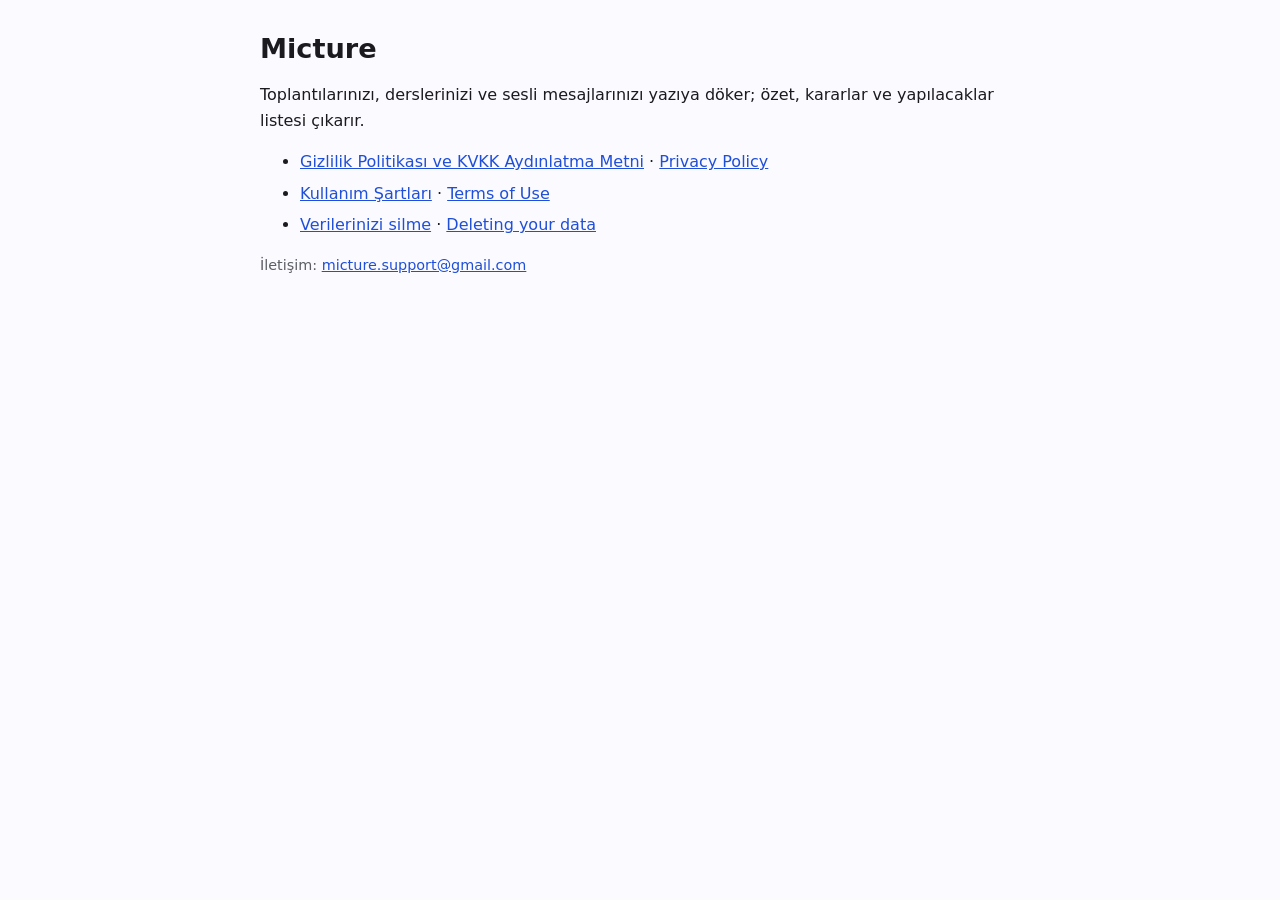
<file: index.html>
<!doctype html>
<html lang="tr">
<head>
<meta charset="utf-8">
<meta name="viewport" content="width=device-width, initial-scale=1">
<title>Micture</title>
<link rel="stylesheet" href="style.css">
</head>
<body>
<main>
<h1>Micture</h1>
<p>Toplantılarınızı, derslerinizi ve sesli mesajlarınızı yazıya döker; özet, kararlar ve yapılacaklar listesi çıkarır.</p>
<ul>
  <li><a href="privacy.html">Gizlilik Politikası ve KVKK Aydınlatma Metni</a> · <a href="privacy.html#en">Privacy Policy</a></li>
  <li><a href="terms.html">Kullanım Şartları</a> · <a href="terms.html#en">Terms of Use</a></li>
  <li><a href="delete.html">Verilerinizi silme</a> · <a href="delete.html#en">Deleting your data</a></li>
</ul>
<p class="meta">İletişim: <a href="mailto:micture.support@gmail.com">micture.support@gmail.com</a></p>
</main>
</body>
</html>
</file>
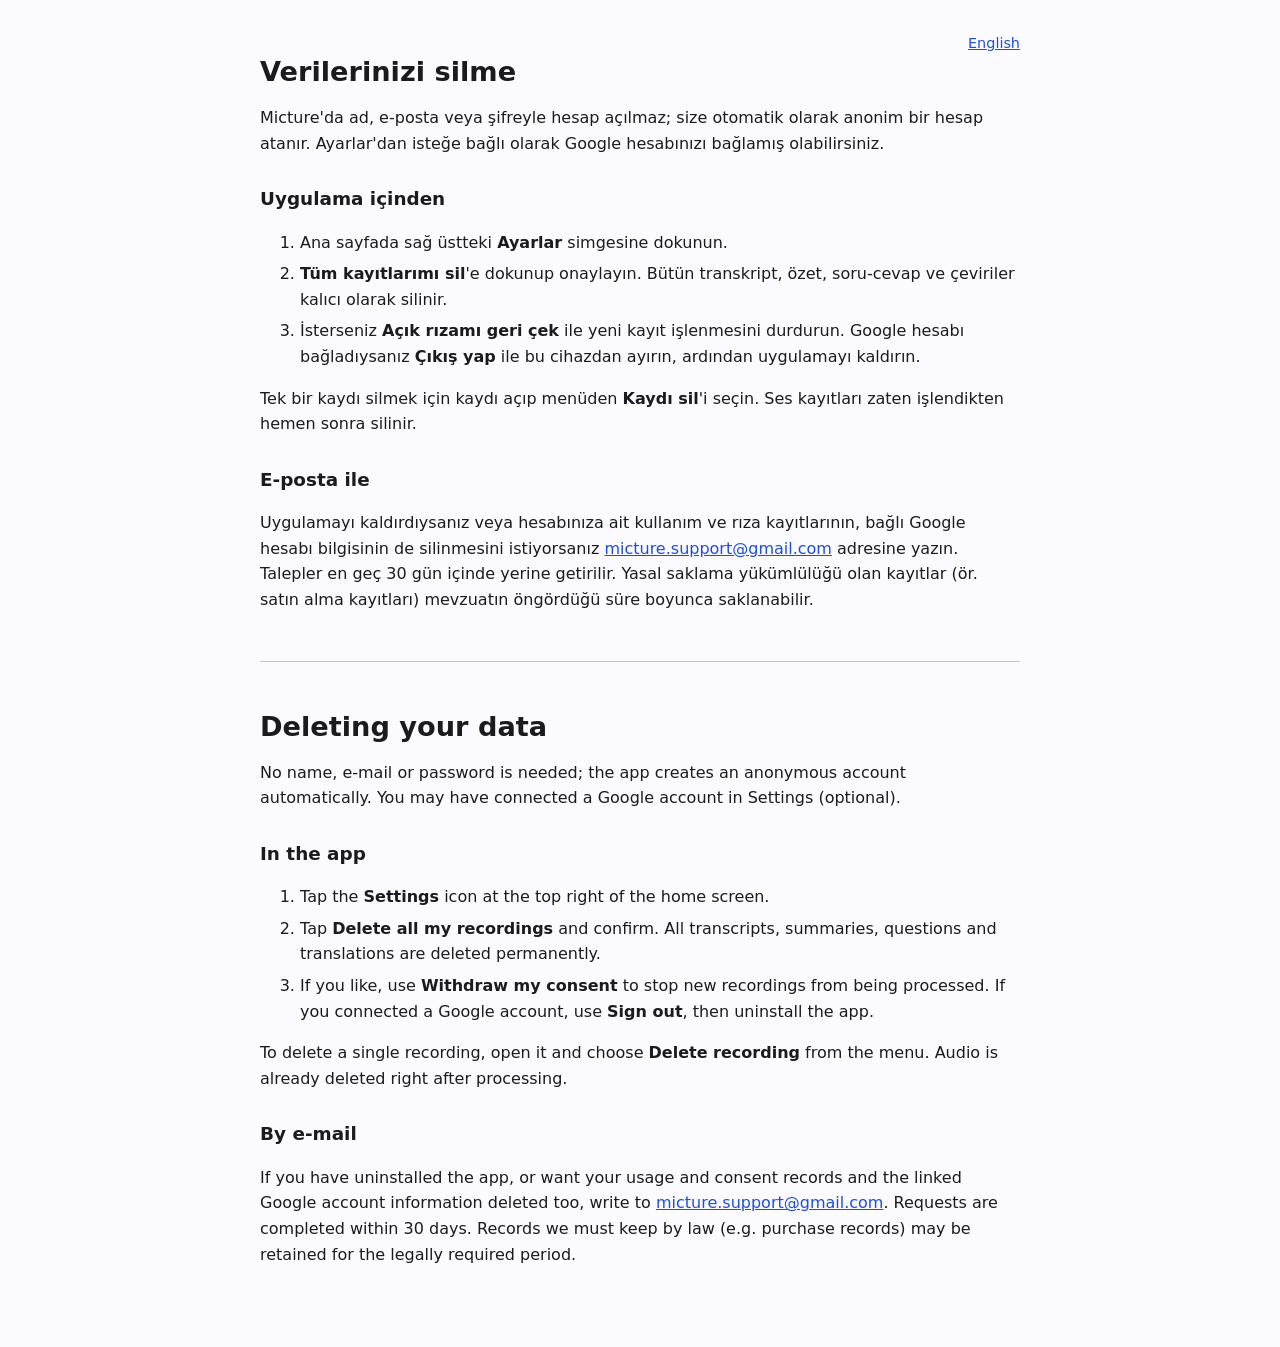
<file: delete.html>
<!doctype html>
<html lang="tr">
<head>
<meta charset="utf-8">
<meta name="viewport" content="width=device-width, initial-scale=1">
<title>Micture – Verilerinizi Silme</title>
<link rel="stylesheet" href="style.css">
</head>
<body>
<main>
<p class="lang"><a href="#en">English</a></p>
<h1>Verilerinizi silme</h1>
<p>Micture'da ad, e-posta veya şifreyle hesap açılmaz; size otomatik olarak anonim bir hesap atanır.
Ayarlar'dan isteğe bağlı olarak Google hesabınızı bağlamış olabilirsiniz.</p>
<h2>Uygulama içinden</h2>
<ol>
  <li>Ana sayfada sağ üstteki <b>Ayarlar</b> simgesine dokunun.</li>
  <li><b>Tüm kayıtlarımı sil</b>'e dokunup onaylayın. Bütün transkript, özet, soru-cevap ve çeviriler kalıcı olarak silinir.</li>
  <li>İsterseniz <b>Açık rızamı geri çek</b> ile yeni kayıt işlenmesini durdurun. Google hesabı bağladıysanız
    <b>Çıkış yap</b> ile bu cihazdan ayırın, ardından uygulamayı kaldırın.</li>
</ol>
<p>Tek bir kaydı silmek için kaydı açıp menüden <b>Kaydı sil</b>'i seçin. Ses kayıtları zaten işlendikten hemen sonra silinir.</p>
<h2>E-posta ile</h2>
<p>Uygulamayı kaldırdıysanız veya hesabınıza ait kullanım ve rıza kayıtlarının, bağlı Google hesabı bilgisinin de silinmesini
istiyorsanız <a href="mailto:micture.support@gmail.com?subject=Micture%20veri%20silme">micture.support@gmail.com</a>
adresine yazın. Talepler en geç 30 gün içinde yerine getirilir. Yasal saklama yükümlülüğü olan kayıtlar (ör. satın alma
kayıtları) mevzuatın öngördüğü süre boyunca saklanabilir.</p>
<hr>
<h1 id="en">Deleting your data</h1>
<p>No name, e-mail or password is needed; the app creates an anonymous account automatically. You may have connected a
Google account in Settings (optional).</p>
<h2>In the app</h2>
<ol>
  <li>Tap the <b>Settings</b> icon at the top right of the home screen.</li>
  <li>Tap <b>Delete all my recordings</b> and confirm. All transcripts, summaries, questions and translations are deleted
    permanently.</li>
  <li>If you like, use <b>Withdraw my consent</b> to stop new recordings from being processed. If you connected a Google
    account, use <b>Sign out</b>, then uninstall the app.</li>
</ol>
<p>To delete a single recording, open it and choose <b>Delete recording</b> from the menu. Audio is already deleted right after
processing.</p>
<h2>By e-mail</h2>
<p>If you have uninstalled the app, or want your usage and consent records and the linked Google account information deleted
too, write to <a href="mailto:micture.support@gmail.com?subject=Micture%20data%20deletion">micture.support@gmail.com</a>.
Requests are completed within 30 days. Records we must keep by law (e.g. purchase records) may be retained for the legally
required period.</p>
</main>
</body>
</html>
</file>
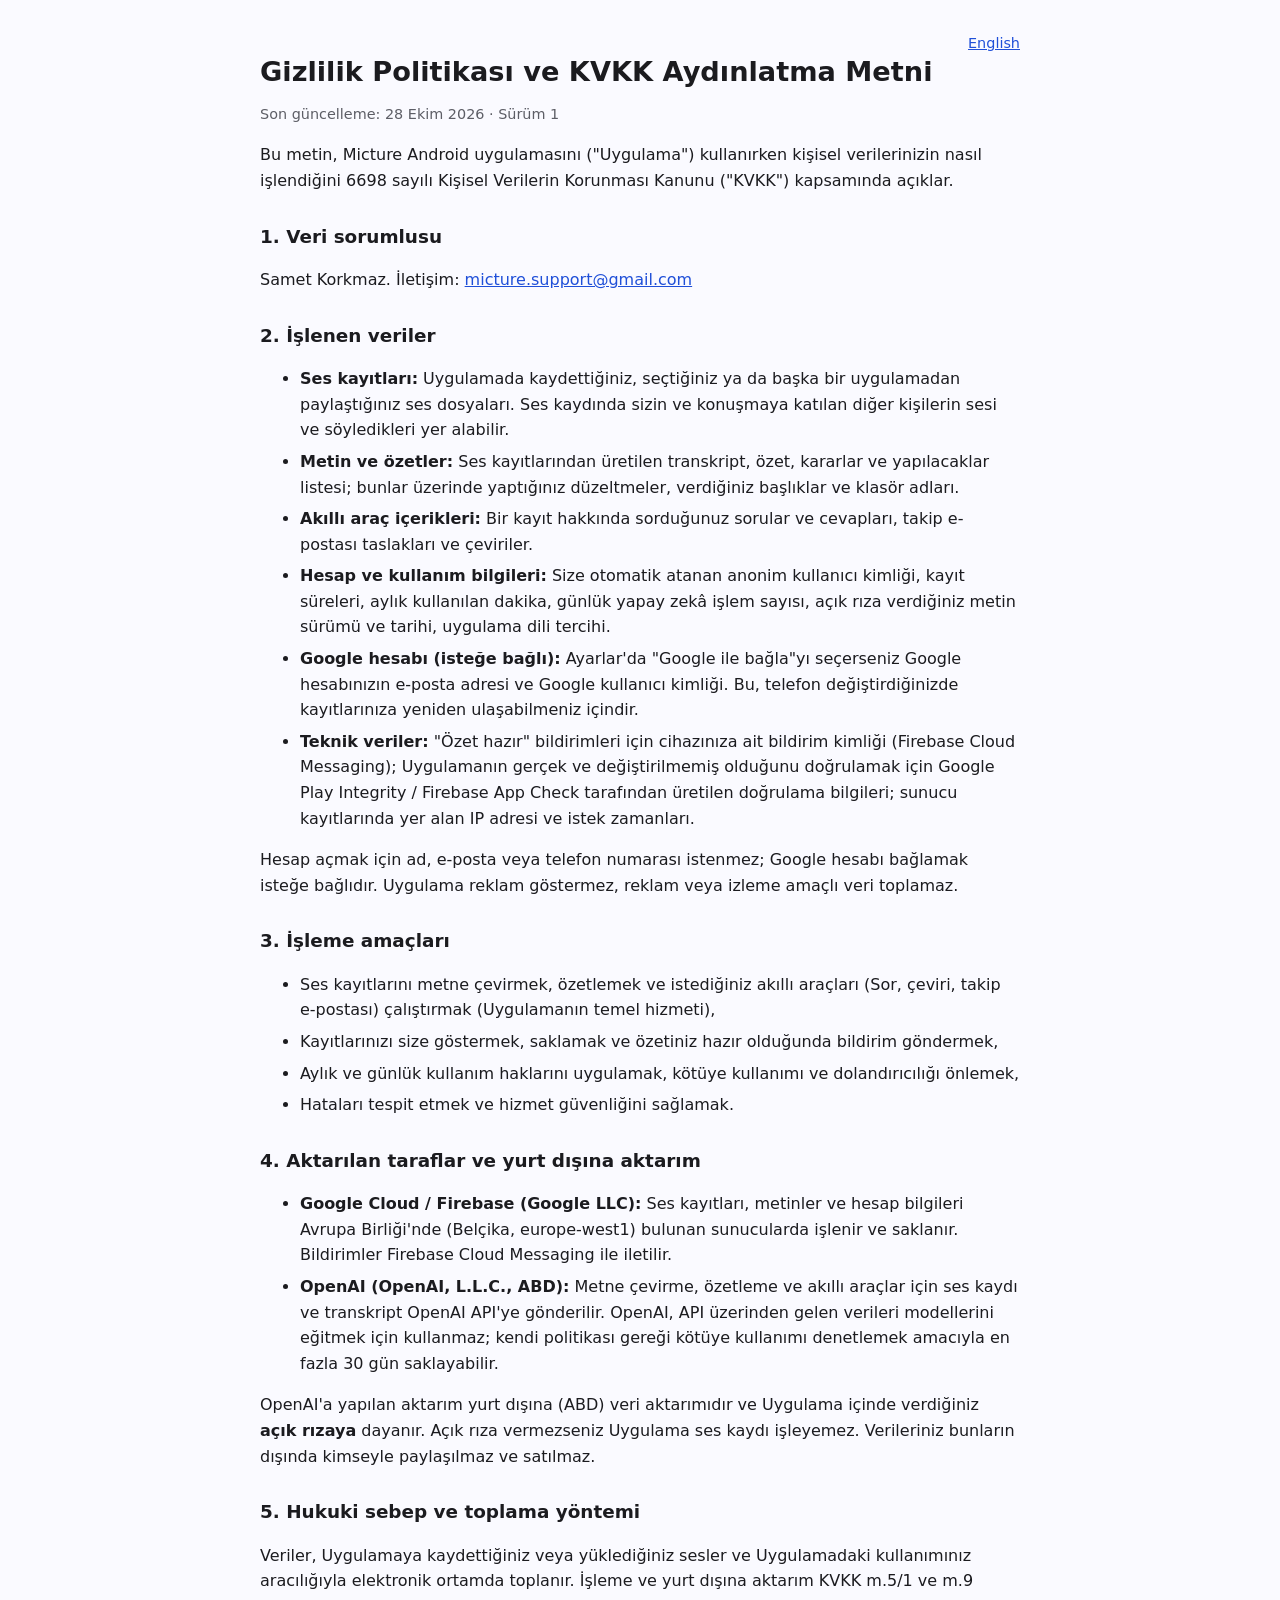
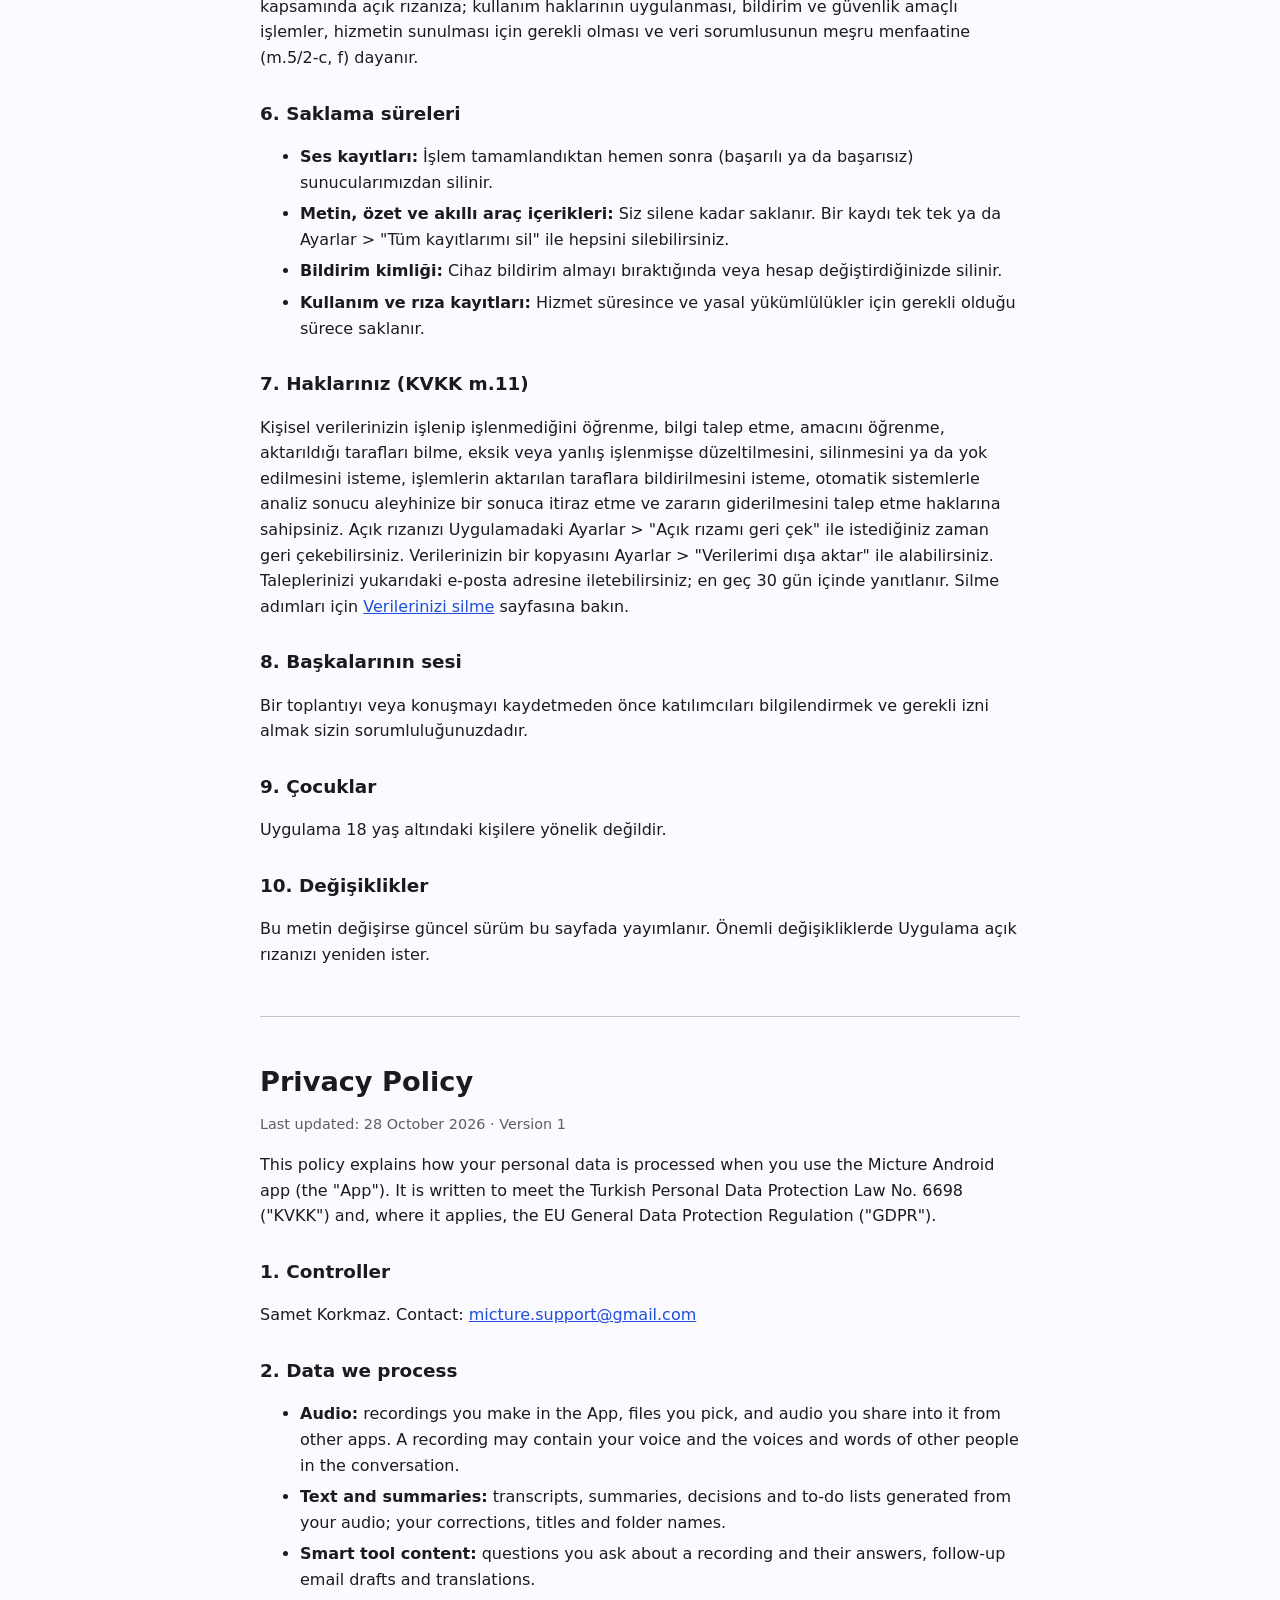
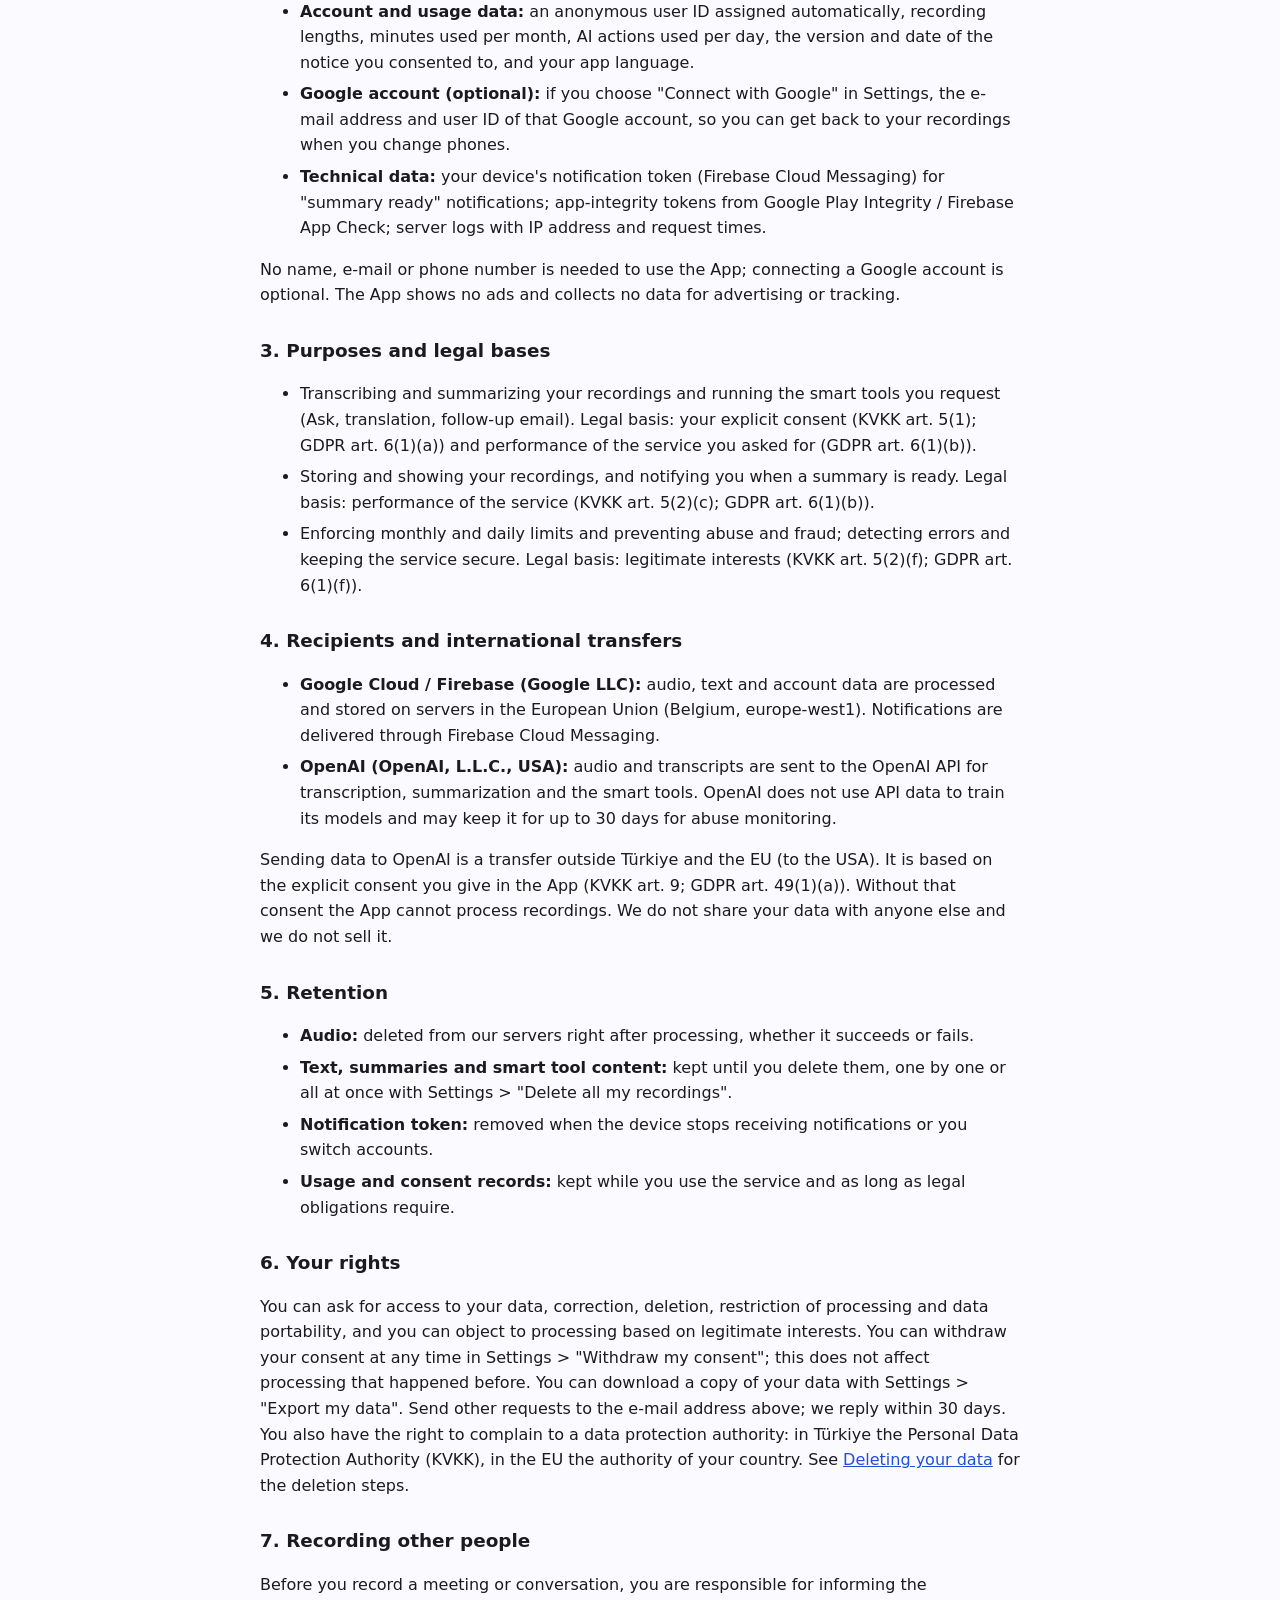
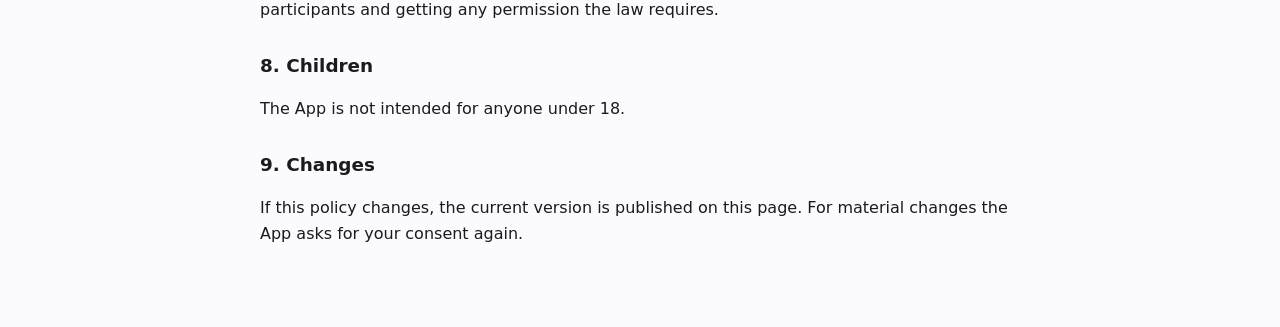
<file: privacy.html>
<!doctype html>
<html lang="tr">
<head>
<meta charset="utf-8">
<meta name="viewport" content="width=device-width, initial-scale=1">
<title>Micture – Gizlilik Politikası ve Aydınlatma Metni</title>
<link rel="stylesheet" href="style.css">
</head>
<body>
<main>
<p class="lang"><a href="#en">English</a></p>
<h1>Gizlilik Politikası ve KVKK Aydınlatma Metni</h1>
<p class="meta">Son güncelleme: 28 Ekim 2026 · Sürüm 1</p>

<p>Bu metin, Micture Android uygulamasını ("Uygulama") kullanırken kişisel verilerinizin nasıl işlendiğini
6698 sayılı Kişisel Verilerin Korunması Kanunu ("KVKK") kapsamında açıklar.</p>

<h2>1. Veri sorumlusu</h2>
<p>Samet Korkmaz. İletişim: <a href="mailto:micture.support@gmail.com">micture.support@gmail.com</a></p>

<h2>2. İşlenen veriler</h2>
<ul>
  <li><b>Ses kayıtları:</b> Uygulamada kaydettiğiniz, seçtiğiniz ya da başka bir uygulamadan paylaştığınız ses dosyaları.
    Ses kaydında sizin ve konuşmaya katılan diğer kişilerin sesi ve söyledikleri yer alabilir.</li>
  <li><b>Metin ve özetler:</b> Ses kayıtlarından üretilen transkript, özet, kararlar ve yapılacaklar listesi; bunlar üzerinde
    yaptığınız düzeltmeler, verdiğiniz başlıklar ve klasör adları.</li>
  <li><b>Akıllı araç içerikleri:</b> Bir kayıt hakkında sorduğunuz sorular ve cevapları, takip e-postası taslakları ve çeviriler.</li>
  <li><b>Hesap ve kullanım bilgileri:</b> Size otomatik atanan anonim kullanıcı kimliği, kayıt süreleri, aylık kullanılan dakika,
    günlük yapay zekâ işlem sayısı, açık rıza verdiğiniz metin sürümü ve tarihi, uygulama dili tercihi.</li>
  <li><b>Google hesabı (isteğe bağlı):</b> Ayarlar'da "Google ile bağla"yı seçerseniz Google hesabınızın e-posta adresi ve
    Google kullanıcı kimliği. Bu, telefon değiştirdiğinizde kayıtlarınıza yeniden ulaşabilmeniz içindir.</li>
  <li><b>Teknik veriler:</b> "Özet hazır" bildirimleri için cihazınıza ait bildirim kimliği (Firebase Cloud Messaging);
    Uygulamanın gerçek ve değiştirilmemiş olduğunu doğrulamak için Google Play Integrity / Firebase App Check tarafından
    üretilen doğrulama bilgileri; sunucu kayıtlarında yer alan IP adresi ve istek zamanları.</li>
</ul>
<p>Hesap açmak için ad, e-posta veya telefon numarası istenmez; Google hesabı bağlamak isteğe bağlıdır.
Uygulama reklam göstermez, reklam veya izleme amaçlı veri toplamaz.</p>

<h2>3. İşleme amaçları</h2>
<ul>
  <li>Ses kayıtlarını metne çevirmek, özetlemek ve istediğiniz akıllı araçları (Sor, çeviri, takip e-postası) çalıştırmak
    (Uygulamanın temel hizmeti),</li>
  <li>Kayıtlarınızı size göstermek, saklamak ve özetiniz hazır olduğunda bildirim göndermek,</li>
  <li>Aylık ve günlük kullanım haklarını uygulamak, kötüye kullanımı ve dolandırıcılığı önlemek,</li>
  <li>Hataları tespit etmek ve hizmet güvenliğini sağlamak.</li>
</ul>

<h2>4. Aktarılan taraflar ve yurt dışına aktarım</h2>
<ul>
  <li><b>Google Cloud / Firebase (Google LLC):</b> Ses kayıtları, metinler ve hesap bilgileri Avrupa Birliği'nde (Belçika,
    europe-west1) bulunan sunucularda işlenir ve saklanır. Bildirimler Firebase Cloud Messaging ile iletilir.</li>
  <li><b>OpenAI (OpenAI, L.L.C., ABD):</b> Metne çevirme, özetleme ve akıllı araçlar için ses kaydı ve transkript OpenAI API'ye
    gönderilir. OpenAI, API üzerinden gelen verileri modellerini eğitmek için kullanmaz; kendi politikası gereği kötüye
    kullanımı denetlemek amacıyla en fazla 30 gün saklayabilir.</li>
</ul>
<p>OpenAI'a yapılan aktarım yurt dışına (ABD) veri aktarımıdır ve Uygulama içinde verdiğiniz <b>açık rızaya</b> dayanır.
Açık rıza vermezseniz Uygulama ses kaydı işleyemez. Verileriniz bunların dışında kimseyle paylaşılmaz ve satılmaz.</p>

<h2>5. Hukuki sebep ve toplama yöntemi</h2>
<p>Veriler, Uygulamaya kaydettiğiniz veya yüklediğiniz sesler ve Uygulamadaki kullanımınız aracılığıyla elektronik ortamda
toplanır. İşleme ve yurt dışına aktarım KVKK m.5/1 ve m.9 kapsamında açık rızanıza; kullanım haklarının uygulanması, bildirim
ve güvenlik amaçlı işlemler, hizmetin sunulması için gerekli olması ve veri sorumlusunun meşru menfaatine (m.5/2-c, f) dayanır.</p>

<h2>6. Saklama süreleri</h2>
<ul>
  <li><b>Ses kayıtları:</b> İşlem tamamlandıktan hemen sonra (başarılı ya da başarısız) sunucularımızdan silinir.</li>
  <li><b>Metin, özet ve akıllı araç içerikleri:</b> Siz silene kadar saklanır. Bir kaydı tek tek ya da Ayarlar &gt;
    "Tüm kayıtlarımı sil" ile hepsini silebilirsiniz.</li>
  <li><b>Bildirim kimliği:</b> Cihaz bildirim almayı bıraktığında veya hesap değiştirdiğinizde silinir.</li>
  <li><b>Kullanım ve rıza kayıtları:</b> Hizmet süresince ve yasal yükümlülükler için gerekli olduğu sürece saklanır.</li>
</ul>

<h2>7. Haklarınız (KVKK m.11)</h2>
<p>Kişisel verilerinizin işlenip işlenmediğini öğrenme, bilgi talep etme, amacını öğrenme, aktarıldığı tarafları bilme,
eksik veya yanlış işlenmişse düzeltilmesini, silinmesini ya da yok edilmesini isteme, işlemlerin aktarılan taraflara
bildirilmesini isteme, otomatik sistemlerle analiz sonucu aleyhinize bir sonuca itiraz etme ve zararın giderilmesini talep etme
haklarına sahipsiniz. Açık rızanızı Uygulamadaki Ayarlar &gt; "Açık rızamı geri çek" ile istediğiniz zaman geri çekebilirsiniz.
Verilerinizin bir kopyasını Ayarlar &gt; "Verilerimi dışa aktar" ile alabilirsiniz. Taleplerinizi yukarıdaki e-posta adresine
iletebilirsiniz; en geç 30 gün içinde yanıtlanır. Silme adımları için <a href="delete.html">Verilerinizi silme</a> sayfasına bakın.</p>

<h2>8. Başkalarının sesi</h2>
<p>Bir toplantıyı veya konuşmayı kaydetmeden önce katılımcıları bilgilendirmek ve gerekli izni almak sizin sorumluluğunuzdadır.</p>

<h2>9. Çocuklar</h2>
<p>Uygulama 18 yaş altındaki kişilere yönelik değildir.</p>

<h2>10. Değişiklikler</h2>
<p>Bu metin değişirse güncel sürüm bu sayfada yayımlanır. Önemli değişikliklerde Uygulama açık rızanızı yeniden ister.</p>

<hr>

<h1 id="en">Privacy Policy</h1>
<p class="meta">Last updated: 28 October 2026 · Version 1</p>

<p>This policy explains how your personal data is processed when you use the Micture Android app (the "App").
It is written to meet the Turkish Personal Data Protection Law No. 6698 ("KVKK") and, where it applies, the EU General
Data Protection Regulation ("GDPR").</p>

<h2>1. Controller</h2>
<p>Samet Korkmaz. Contact: <a href="mailto:micture.support@gmail.com">micture.support@gmail.com</a></p>

<h2>2. Data we process</h2>
<ul>
  <li><b>Audio:</b> recordings you make in the App, files you pick, and audio you share into it from other apps. A recording
    may contain your voice and the voices and words of other people in the conversation.</li>
  <li><b>Text and summaries:</b> transcripts, summaries, decisions and to-do lists generated from your audio; your corrections,
    titles and folder names.</li>
  <li><b>Smart tool content:</b> questions you ask about a recording and their answers, follow-up email drafts and translations.</li>
  <li><b>Account and usage data:</b> an anonymous user ID assigned automatically, recording lengths, minutes used per month,
    AI actions used per day, the version and date of the notice you consented to, and your app language.</li>
  <li><b>Google account (optional):</b> if you choose "Connect with Google" in Settings, the e-mail address and user ID of that
    Google account, so you can get back to your recordings when you change phones.</li>
  <li><b>Technical data:</b> your device's notification token (Firebase Cloud Messaging) for "summary ready" notifications;
    app-integrity tokens from Google Play Integrity / Firebase App Check; server logs with IP address and request times.</li>
</ul>
<p>No name, e-mail or phone number is needed to use the App; connecting a Google account is optional. The App shows no ads
and collects no data for advertising or tracking.</p>

<h2>3. Purposes and legal bases</h2>
<ul>
  <li>Transcribing and summarizing your recordings and running the smart tools you request (Ask, translation, follow-up
    email). Legal basis: your explicit consent (KVKK art. 5(1); GDPR art. 6(1)(a)) and performance of the service you
    asked for (GDPR art. 6(1)(b)).</li>
  <li>Storing and showing your recordings, and notifying you when a summary is ready. Legal basis: performance of the service
    (KVKK art. 5(2)(c); GDPR art. 6(1)(b)).</li>
  <li>Enforcing monthly and daily limits and preventing abuse and fraud; detecting errors and keeping the service secure.
    Legal basis: legitimate interests (KVKK art. 5(2)(f); GDPR art. 6(1)(f)).</li>
</ul>

<h2>4. Recipients and international transfers</h2>
<ul>
  <li><b>Google Cloud / Firebase (Google LLC):</b> audio, text and account data are processed and stored on servers in the
    European Union (Belgium, europe-west1). Notifications are delivered through Firebase Cloud Messaging.</li>
  <li><b>OpenAI (OpenAI, L.L.C., USA):</b> audio and transcripts are sent to the OpenAI API for transcription,
    summarization and the smart tools. OpenAI does not use API data to train its models and may keep it for up to 30 days
    for abuse monitoring.</li>
</ul>
<p>Sending data to OpenAI is a transfer outside Türkiye and the EU (to the USA). It is based on the explicit consent you give
in the App (KVKK art. 9; GDPR art. 49(1)(a)). Without that consent the App cannot process recordings. We do not share your
data with anyone else and we do not sell it.</p>

<h2>5. Retention</h2>
<ul>
  <li><b>Audio:</b> deleted from our servers right after processing, whether it succeeds or fails.</li>
  <li><b>Text, summaries and smart tool content:</b> kept until you delete them, one by one or all at once with
    Settings &gt; "Delete all my recordings".</li>
  <li><b>Notification token:</b> removed when the device stops receiving notifications or you switch accounts.</li>
  <li><b>Usage and consent records:</b> kept while you use the service and as long as legal obligations require.</li>
</ul>

<h2>6. Your rights</h2>
<p>You can ask for access to your data, correction, deletion, restriction of processing and data portability, and you can
object to processing based on legitimate interests. You can withdraw your consent at any time in Settings &gt; "Withdraw my
consent"; this does not affect processing that happened before. You can download a copy of your data with Settings &gt;
"Export my data". Send other requests to the e-mail address above; we reply within 30 days. You also have the right to
complain to a data protection authority: in Türkiye the Personal Data Protection Authority (KVKK), in the EU the authority
of your country. See <a href="delete.html#en">Deleting your data</a> for the deletion steps.</p>

<h2>7. Recording other people</h2>
<p>Before you record a meeting or conversation, you are responsible for informing the participants and getting any
permission the law requires.</p>

<h2>8. Children</h2>
<p>The App is not intended for anyone under 18.</p>

<h2>9. Changes</h2>
<p>If this policy changes, the current version is published on this page. For material changes the App asks for your
consent again.</p>
</main>
</body>
</html>
</file>
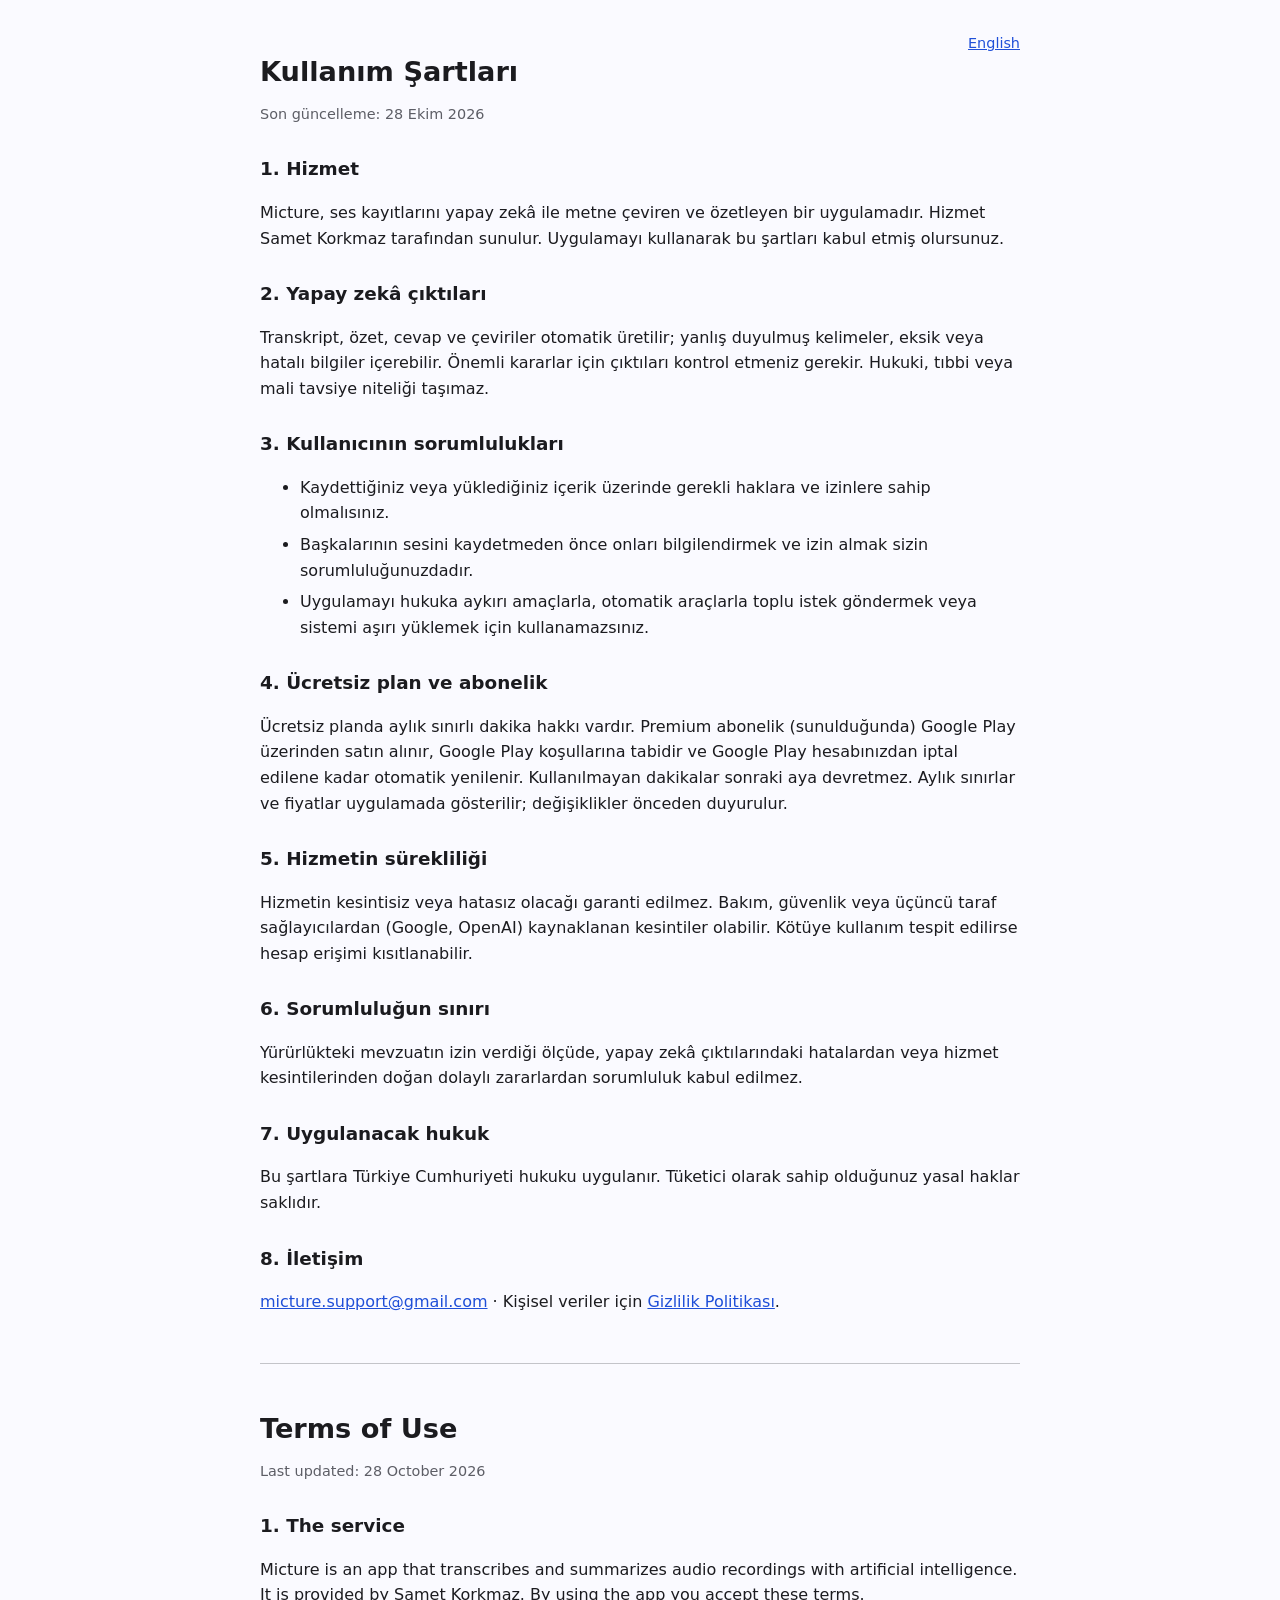
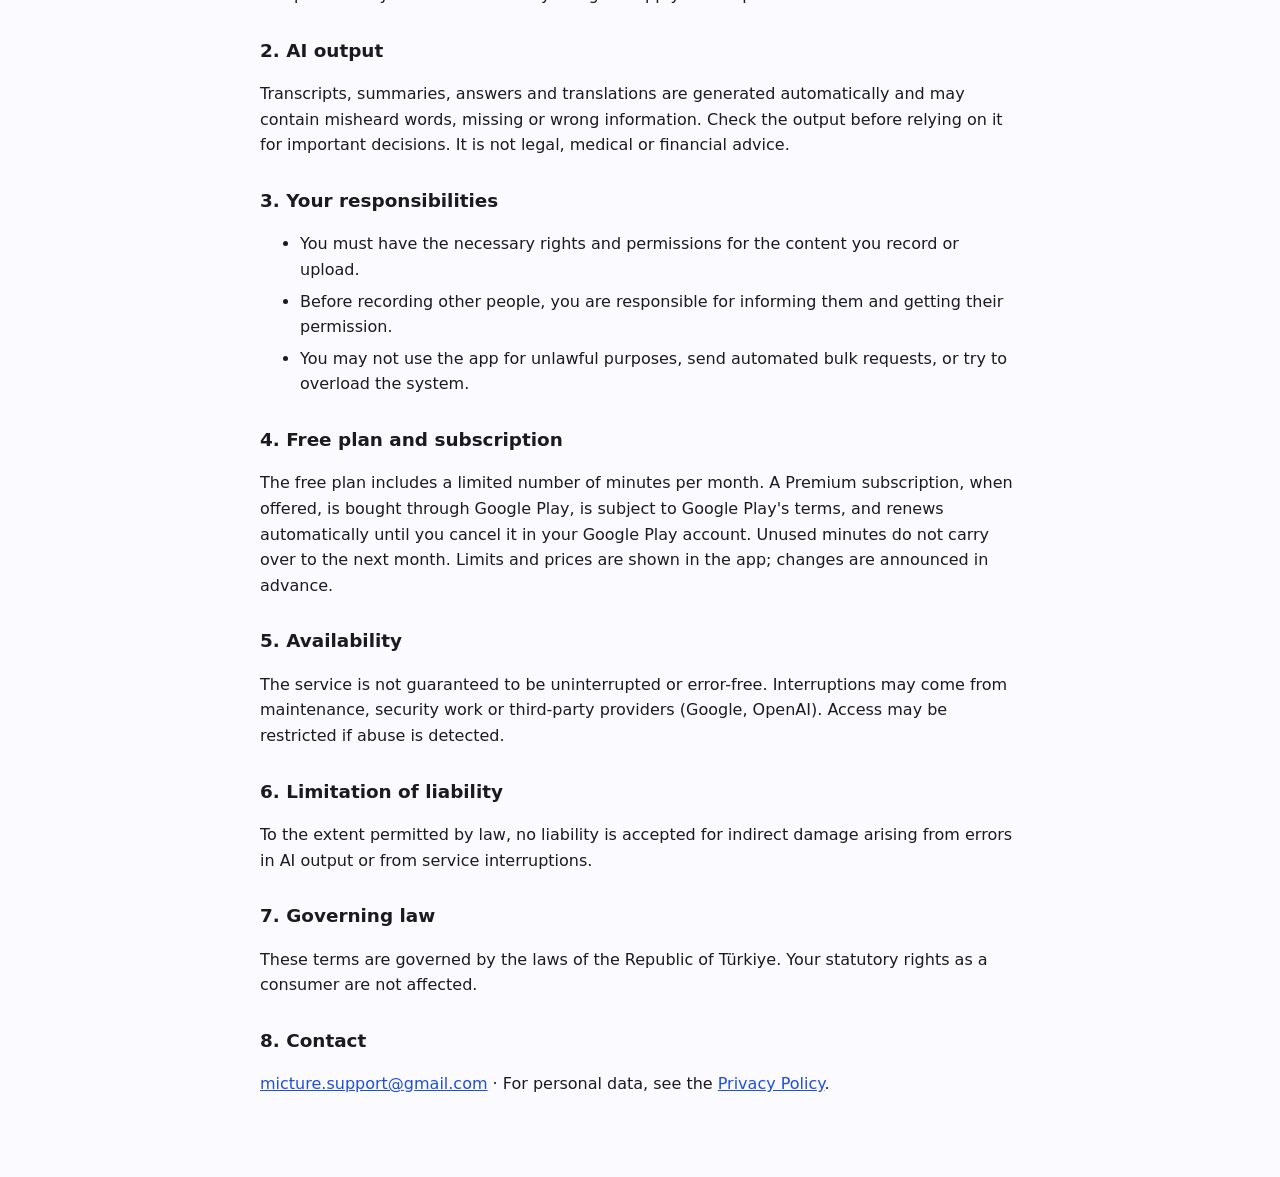
<file: terms.html>
<!doctype html>
<html lang="tr">
<head>
<meta charset="utf-8">
<meta name="viewport" content="width=device-width, initial-scale=1">
<title>Micture – Kullanım Şartları</title>
<link rel="stylesheet" href="style.css">
</head>
<body>
<main>
<p class="lang"><a href="#en">English</a></p>
<h1>Kullanım Şartları</h1>
<p class="meta">Son güncelleme: 28 Ekim 2026</p>

<h2>1. Hizmet</h2>
<p>Micture, ses kayıtlarını yapay zekâ ile metne çeviren ve özetleyen bir uygulamadır. Hizmet Samet Korkmaz
tarafından sunulur. Uygulamayı kullanarak bu şartları kabul etmiş olursunuz.</p>

<h2>2. Yapay zekâ çıktıları</h2>
<p>Transkript, özet, cevap ve çeviriler otomatik üretilir; yanlış duyulmuş kelimeler, eksik veya hatalı bilgiler içerebilir.
Önemli kararlar için çıktıları kontrol etmeniz gerekir. Hukuki, tıbbi veya mali tavsiye niteliği taşımaz.</p>

<h2>3. Kullanıcının sorumlulukları</h2>
<ul>
  <li>Kaydettiğiniz veya yüklediğiniz içerik üzerinde gerekli haklara ve izinlere sahip olmalısınız.</li>
  <li>Başkalarının sesini kaydetmeden önce onları bilgilendirmek ve izin almak sizin sorumluluğunuzdadır.</li>
  <li>Uygulamayı hukuka aykırı amaçlarla, otomatik araçlarla toplu istek göndermek veya sistemi aşırı yüklemek için kullanamazsınız.</li>
</ul>

<h2>4. Ücretsiz plan ve abonelik</h2>
<p>Ücretsiz planda aylık sınırlı dakika hakkı vardır. Premium abonelik (sunulduğunda) Google Play üzerinden satın alınır, Google Play
koşullarına tabidir ve Google Play hesabınızdan iptal edilene kadar otomatik yenilenir. Kullanılmayan dakikalar sonraki aya
devretmez. Aylık sınırlar ve fiyatlar uygulamada gösterilir; değişiklikler önceden duyurulur.</p>

<h2>5. Hizmetin sürekliliği</h2>
<p>Hizmetin kesintisiz veya hatasız olacağı garanti edilmez. Bakım, güvenlik veya üçüncü taraf sağlayıcılardan
(Google, OpenAI) kaynaklanan kesintiler olabilir. Kötüye kullanım tespit edilirse hesap erişimi kısıtlanabilir.</p>

<h2>6. Sorumluluğun sınırı</h2>
<p>Yürürlükteki mevzuatın izin verdiği ölçüde, yapay zekâ çıktılarındaki hatalardan veya hizmet kesintilerinden doğan
dolaylı zararlardan sorumluluk kabul edilmez.</p>

<h2>7. Uygulanacak hukuk</h2>
<p>Bu şartlara Türkiye Cumhuriyeti hukuku uygulanır. Tüketici olarak sahip olduğunuz yasal haklar saklıdır.</p>

<h2>8. İletişim</h2>
<p><a href="mailto:micture.support@gmail.com">micture.support@gmail.com</a> · Kişisel veriler için <a href="privacy.html">Gizlilik Politikası</a>.</p>

<hr>
<h1 id="en">Terms of Use</h1>
<p class="meta">Last updated: 28 October 2026</p>

<h2>1. The service</h2>
<p>Micture is an app that transcribes and summarizes audio recordings with artificial intelligence. It is provided
by Samet Korkmaz. By using the app you accept these terms.</p>

<h2>2. AI output</h2>
<p>Transcripts, summaries, answers and translations are generated automatically and may contain misheard words, missing or
wrong information. Check the output before relying on it for important decisions. It is not legal, medical or financial
advice.</p>

<h2>3. Your responsibilities</h2>
<ul>
  <li>You must have the necessary rights and permissions for the content you record or upload.</li>
  <li>Before recording other people, you are responsible for informing them and getting their permission.</li>
  <li>You may not use the app for unlawful purposes, send automated bulk requests, or try to overload the system.</li>
</ul>

<h2>4. Free plan and subscription</h2>
<p>The free plan includes a limited number of minutes per month. A Premium subscription, when offered, is bought through
Google Play, is subject to Google Play's terms, and renews automatically until you cancel it in your Google Play account.
Unused minutes do not carry over to the next month. Limits and prices are shown in the app; changes are announced in advance.</p>

<h2>5. Availability</h2>
<p>The service is not guaranteed to be uninterrupted or error-free. Interruptions may come from maintenance, security work or
third-party providers (Google, OpenAI). Access may be restricted if abuse is detected.</p>

<h2>6. Limitation of liability</h2>
<p>To the extent permitted by law, no liability is accepted for indirect damage arising from errors in AI output or from
service interruptions.</p>

<h2>7. Governing law</h2>
<p>These terms are governed by the laws of the Republic of Türkiye. Your statutory rights as a consumer are not affected.</p>

<h2>8. Contact</h2>
<p><a href="mailto:micture.support@gmail.com">micture.support@gmail.com</a> · For personal data, see the
<a href="privacy.html#en">Privacy Policy</a>.</p>
</main>
</body>
</html>
</file>
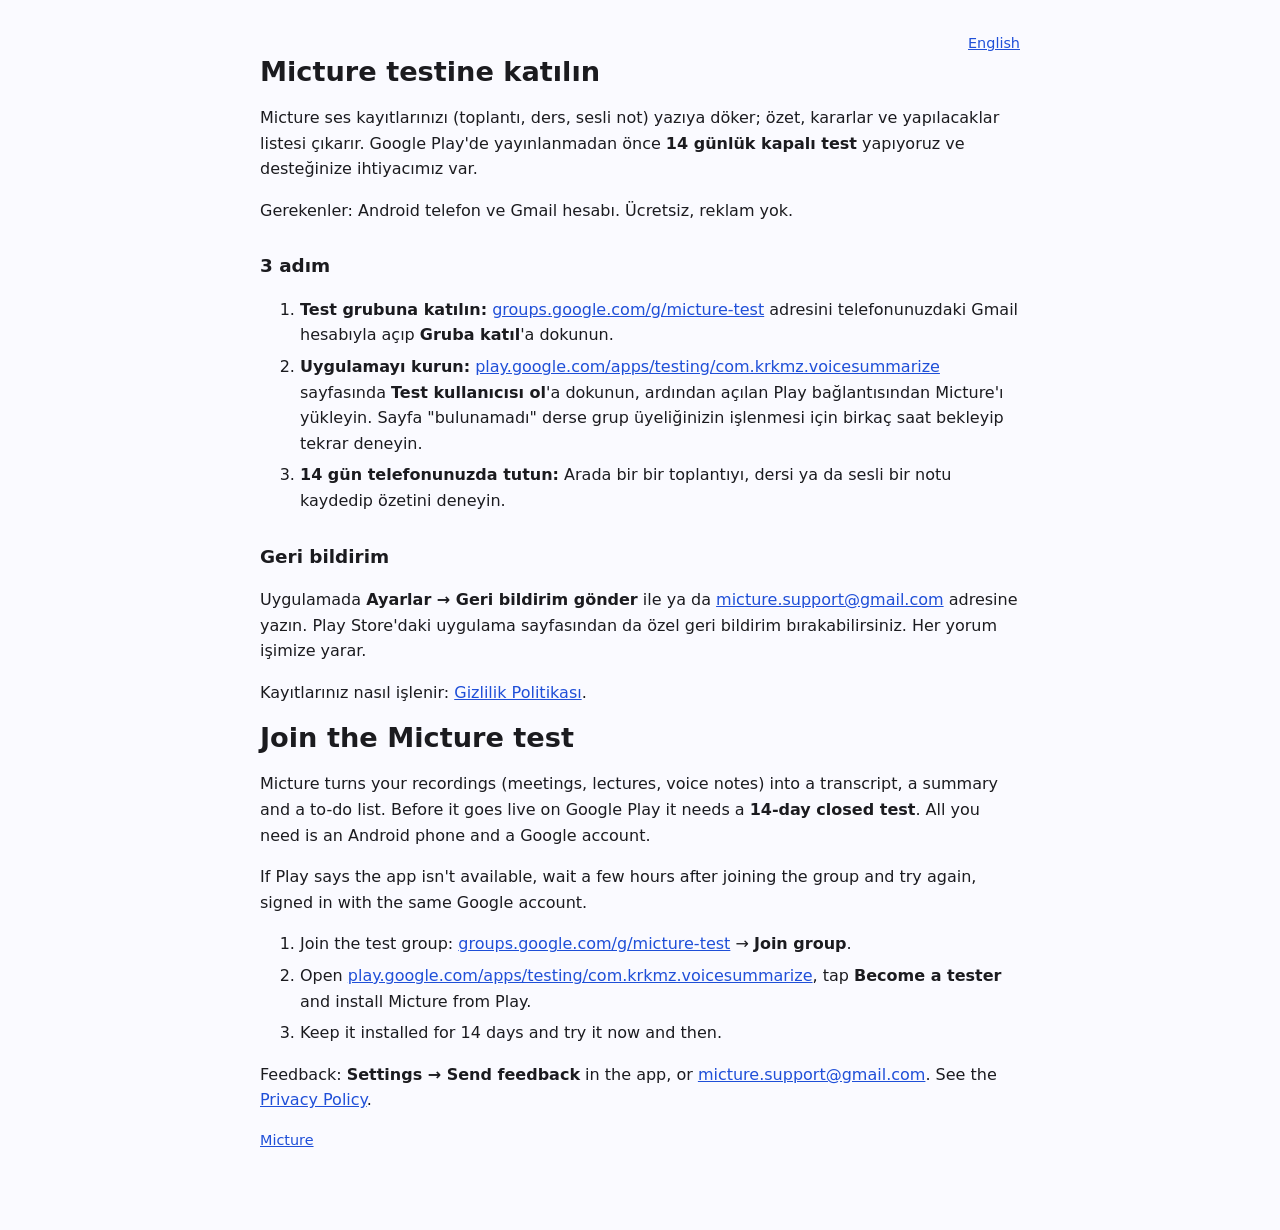
<file: test.html>
<!doctype html>
<html lang="tr">
<head>
<meta charset="utf-8">
<meta name="viewport" content="width=device-width, initial-scale=1">
<title>Micture – Teste katılın</title>
<link rel="stylesheet" href="style.css">
</head>
<body>
<main>
<p class="lang"><a href="#en">English</a></p>
<h1>Micture testine katılın</h1>
<p>Micture ses kayıtlarınızı (toplantı, ders, sesli not) yazıya döker; özet, kararlar ve yapılacaklar listesi çıkarır.
Google Play'de yayınlanmadan önce <b>14 günlük kapalı test</b> yapıyoruz ve desteğinize ihtiyacımız var.</p>
<p>Gerekenler: Android telefon ve Gmail hesabı. Ücretsiz, reklam yok.</p>
<h2>3 adım</h2>
<ol>
  <li><b>Test grubuna katılın:</b> <!-- GROUP_URL --><a href="https://groups.google.com/g/micture-test">groups.google.com/g/micture-test</a>
    adresini telefonunuzdaki Gmail hesabıyla açıp <b>Gruba katıl</b>'a dokunun.</li>
  <li><b>Uygulamayı kurun:</b> <!-- OPTIN_URL --><a href="https://play.google.com/apps/testing/com.krkmz.voicesummarize">play.google.com/apps/testing/com.krkmz.voicesummarize</a>
    sayfasında <b>Test kullanıcısı ol</b>'a dokunun, ardından açılan Play bağlantısından Micture'ı yükleyin.
    Sayfa "bulunamadı" derse grup üyeliğinizin işlenmesi için birkaç saat bekleyip tekrar deneyin.</li>
  <li><b>14 gün telefonunuzda tutun:</b> Arada bir bir toplantıyı, dersi ya da sesli bir notu kaydedip özetini deneyin.</li>
</ol>
<h2>Geri bildirim</h2>
<p>Uygulamada <b>Ayarlar → Geri bildirim gönder</b> ile ya da
<a href="mailto:micture.support@gmail.com?subject=Micture%20test">micture.support@gmail.com</a> adresine yazın.
Play Store'daki uygulama sayfasından da özel geri bildirim bırakabilirsiniz. Her yorum işimize yarar.</p>
<p>Kayıtlarınız nasıl işlenir: <a href="privacy.html">Gizlilik Politikası</a>.</p>

<h1 id="en">Join the Micture test</h1>
<p>Micture turns your recordings (meetings, lectures, voice notes) into a transcript, a summary and a to-do list.
Before it goes live on Google Play it needs a <b>14-day closed test</b>. All you need is an Android phone and a Google account.</p>
<p>If Play says the app isn't available, wait a few hours after joining the group and try again, signed in with the same Google account.</p>
<ol>
  <li>Join the test group: <a href="https://groups.google.com/g/micture-test">groups.google.com/g/micture-test</a> → <b>Join group</b>.</li>
  <li>Open <a href="https://play.google.com/apps/testing/com.krkmz.voicesummarize">play.google.com/apps/testing/com.krkmz.voicesummarize</a>,
    tap <b>Become a tester</b> and install Micture from Play.</li>
  <li>Keep it installed for 14 days and try it now and then.</li>
</ol>
<p>Feedback: <b>Settings → Send feedback</b> in the app, or
<a href="mailto:micture.support@gmail.com?subject=Micture%20test">micture.support@gmail.com</a>.
See the <a href="privacy.html#en">Privacy Policy</a>.</p>
<p class="meta"><a href="index.html">Micture</a></p>
</main>
</body>
</html>
</file>
<file: style.css>
:root { color-scheme: light dark; --fg: #1b1b1f; --bg: #fafaff; --muted: #5d5e66; --accent: #1f4fd8; }
@media (prefers-color-scheme: dark) { :root { --fg: #e4e2e6; --bg: #121318; --muted: #a9aab3; --accent: #b3c5ff; } }
body { margin: 0; background: var(--bg); color: var(--fg); font: 16px/1.6 system-ui, -apple-system, "Segoe UI", Roboto, sans-serif; }
main { max-width: 760px; margin: 0 auto; padding: 32px 16px 64px; }
h1 { font-size: 1.7rem; line-height: 1.25; margin: 0 0 4px; }
h2 { font-size: 1.15rem; margin: 28px 0 8px; }
a { color: var(--accent); }
.meta, .lang { color: var(--muted); font-size: .9rem; }
.lang { text-align: right; margin: 0; }
hr { border: 0; border-top: 1px solid color-mix(in srgb, var(--muted) 35%, transparent); margin: 48px 0; }
li { margin: 6px 0; }
.note { border-left: 3px solid var(--accent); padding: 4px 12px; color: var(--muted); }
</file>
